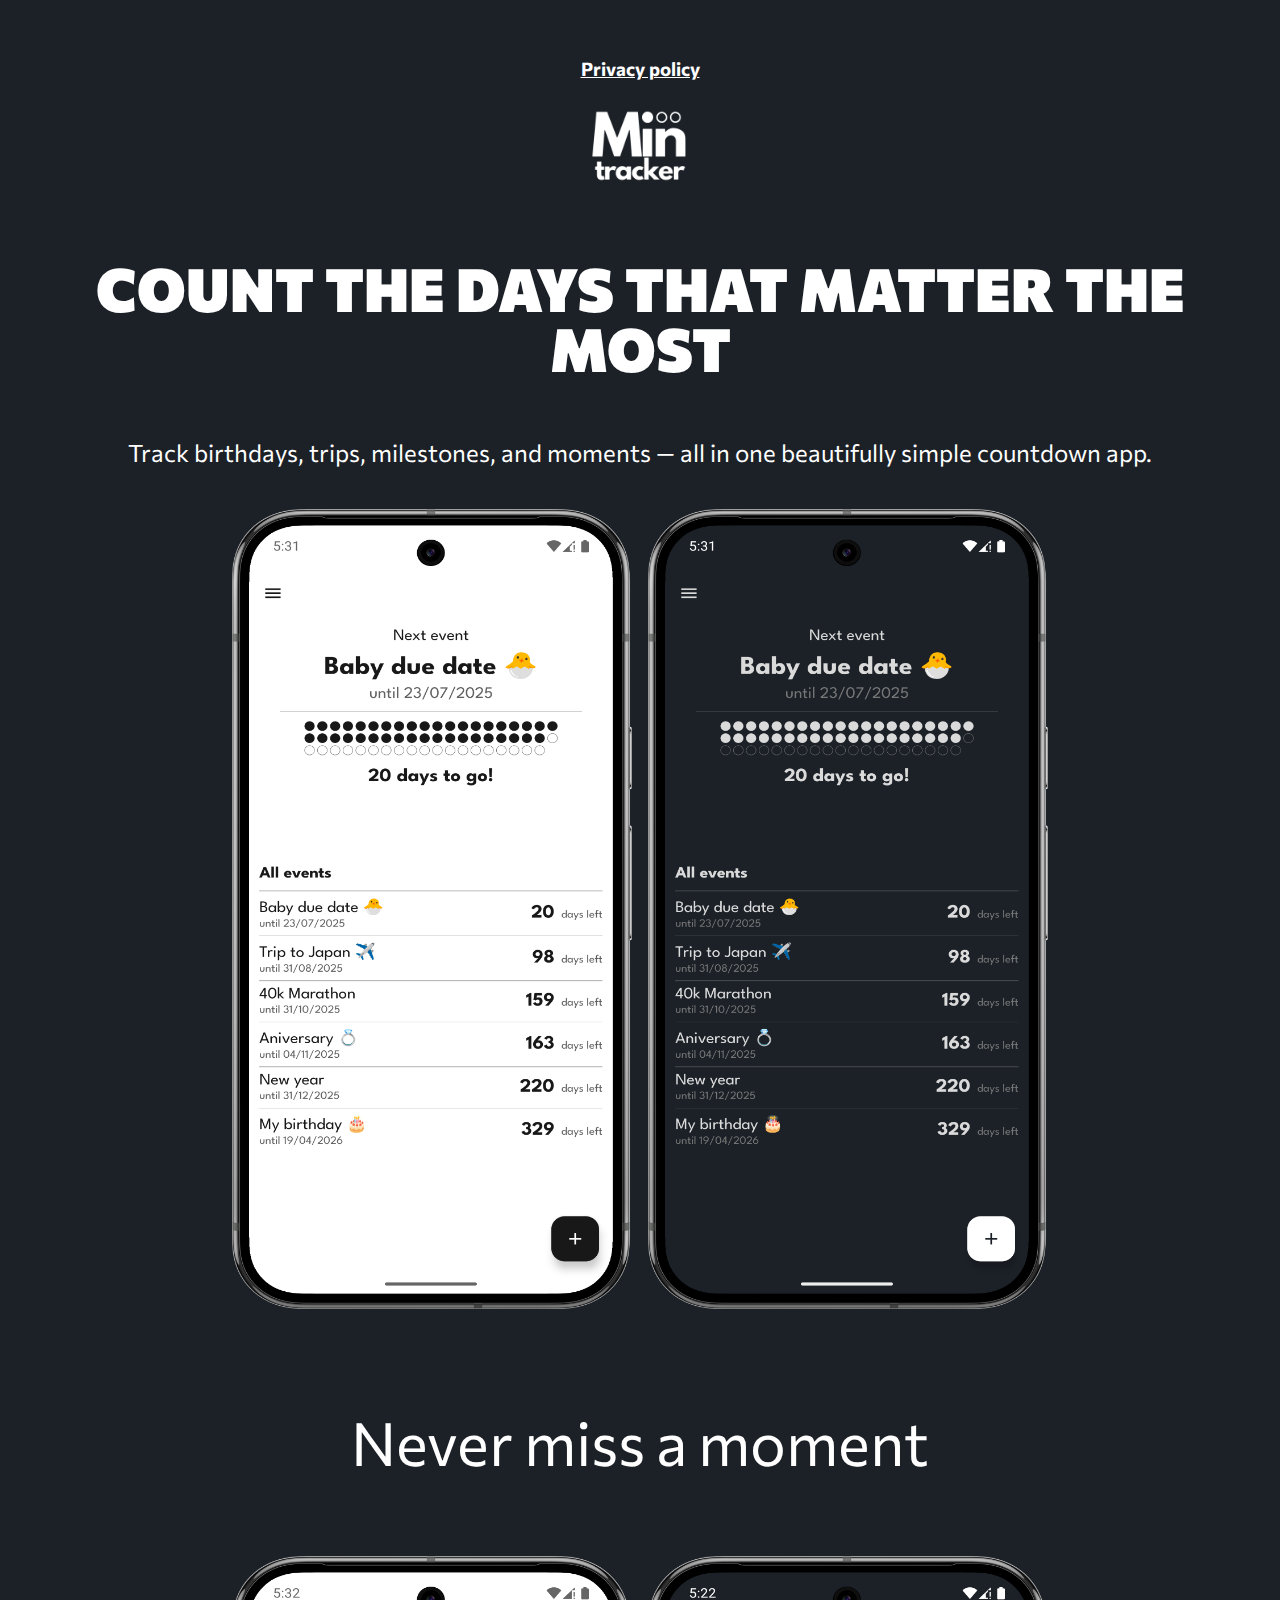
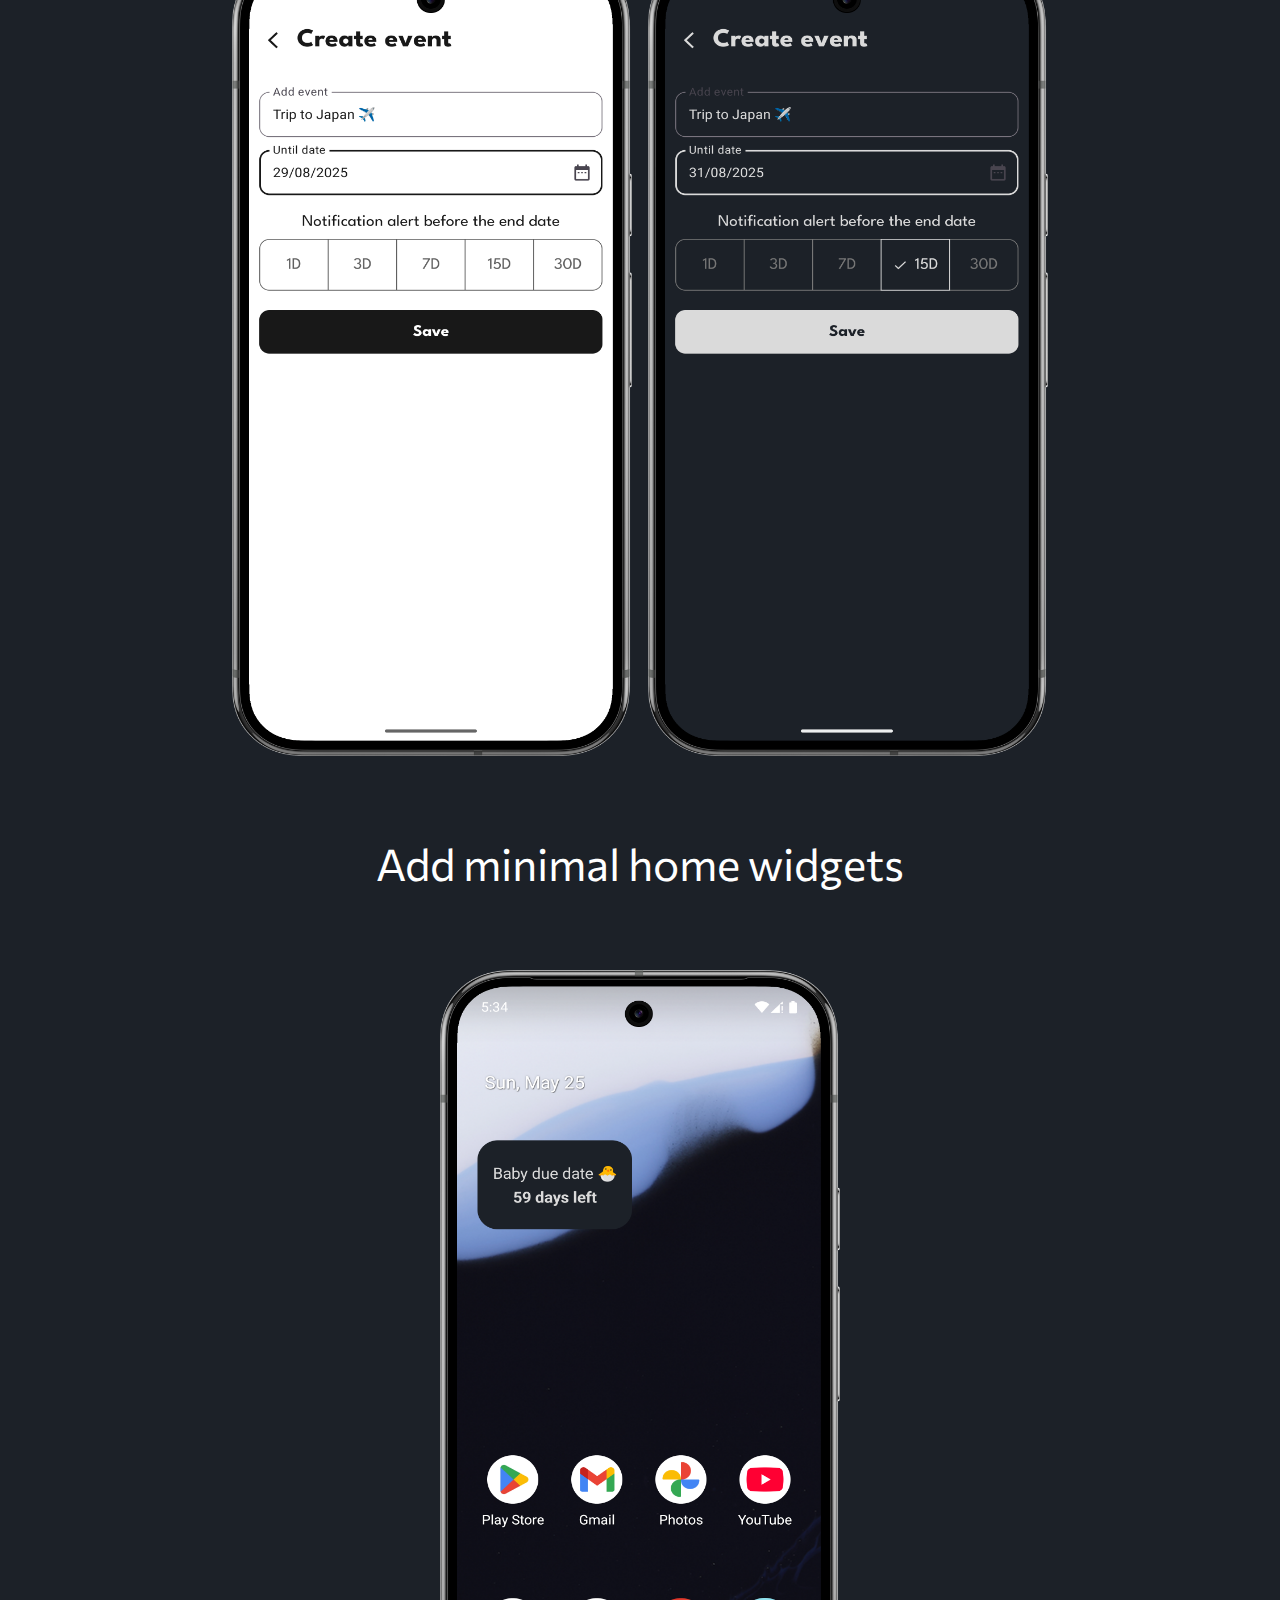
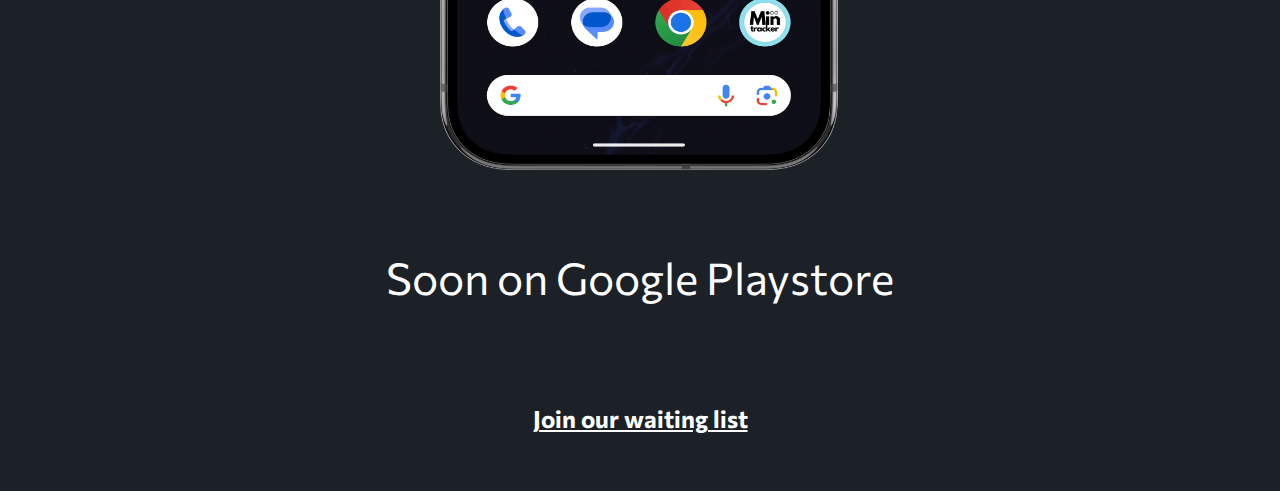
<file: index.html>
<html lang="en">
<head>
    <meta charset="UTF-8">
    <meta name="viewport" content="width=device-width, initial-scale=1.0">
    <link rel="stylesheet" href="styles.css">
    <link rel="preconnect" href="https://fonts.googleapis.com">
    <link rel="preconnect" href="https://fonts.gstatic.com" crossorigin>
    <link href="https://fonts.googleapis.com/css2?family=Commissioner:wght@100..900&family=League+Spartan:wght@100..900&display=swap" rel="stylesheet">

    <title>Minimalistic event tracker</title>
</head>
<body>
    <div class="hero-section">
        <nav>
            <a class="privacy-policy" href="privacy-policy.html">
                <h3>Privacy policy</h3>
            </a>
        </nav>
        <div class="main-container">
            <div class="logo-container">
                <img class="minimal-tracker-icon" src="media/minimal_tracker_logo.png" alt="minimal">
            </div>
                <h3 class="main-title">COUNT THE DAYS THAT MATTER THE MOST</h3>
            </div>
            <h3 class="description">Track birthdays, trips, milestones, and moments — all in one beautifully simple countdown app.</h3>
            <br>
            <div class="screenshots-container">
                <img class="dashboard-light" src="media/events_light.png" alt="events_light">
                <img class="laws" src="media/events_night.png" alt="events_night">
             </div>
            <br>
            <br>
            <div class="downloads">
                <p class="police">Never miss a moment</p>
            </div>
            <br>
            <div class="screenshots-container">
            <img class="law" src="media/create_event_light.png" alt="create_event_light">
            <img class="drawer" src="media/create_event.png" alt="create_event_night">
            </div>
        <br>
        <br>
        <p class="description-widgets">Add minimal home widgets</p>
        <br>
        <br>
        <div class="widget-screenshot">
            <img class="widget" src="media/widget_home_screen.png" alt="widget-screenshot">
        </div>
        <br>
        <br>
        <p class="google-play-description">Soon on Google Playstore</p>
        <br>
        <br>

        <div class="waiting-list-button-container">
            <a href="https://docs.google.com/forms/d/1Oo6zwlswoZLOWFRlEpTkRCJrFPm6tlBFtNF7Zqh-j5s/edit" class="waiting-list-button">
                <h2>Join our waiting list</h2>
            </a>
        </div>
        
    </div>
</body>
</html>
</file>
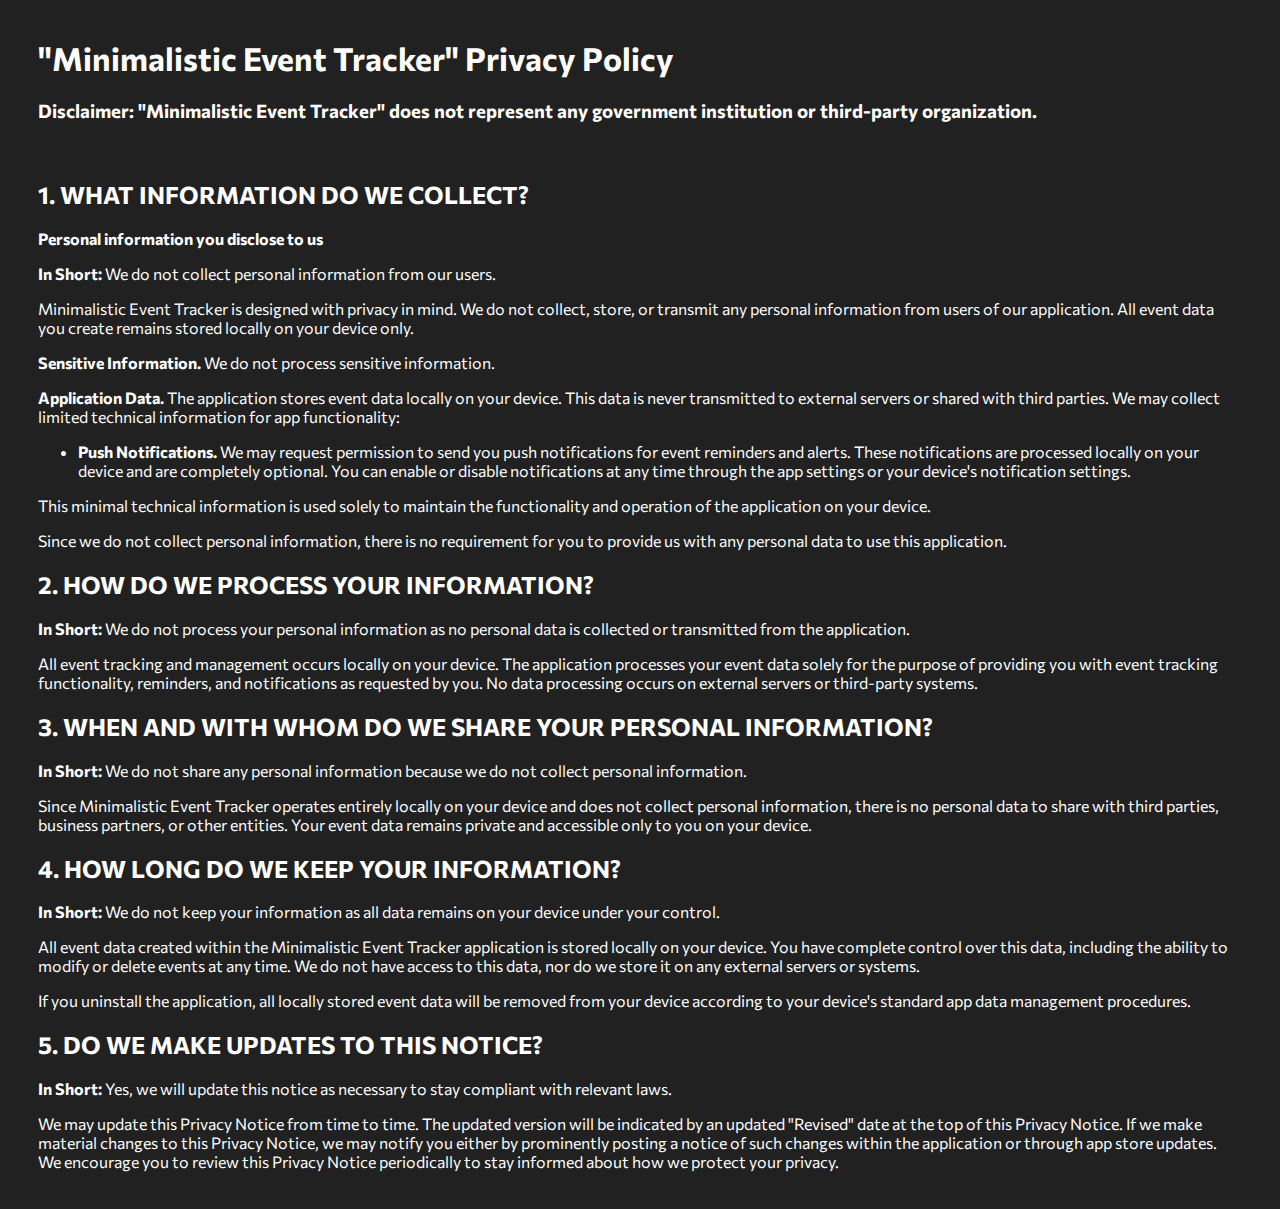
<file: privacy-policy.html>
<html lang="en">
<head>
    <meta charset="UTF-8">
    <meta name="viewport" content="width=device-width, initial-scale=1.0">
    <link rel="stylesheet" href="privacy-policy-styles.css">
    <link rel="preconnect" href="https://fonts.googleapis.com">
    <link rel="preconnect" href="https://fonts.gstatic.com" crossorigin>
    <link href="https://fonts.googleapis.com/css2?family=Commissioner:wght@100..900&display=swap" rel="stylesheet">
    <title>Privacy policy</title>
</head>
<body>
    <h1>"Minimalistic Event Tracker" Privacy Policy</h1>
    <h3>Disclaimer: "Minimalistic Event Tracker" does not represent any government institution or third-party organization.</h3>
    <br>
    <h2>1. WHAT INFORMATION DO WE COLLECT?</h2>
    <p><strong>Personal information you disclose to us</strong></p>
    <p><strong>In Short:</strong> We do not collect personal information from our users.</p>
    <p>Minimalistic Event Tracker is designed with privacy in mind. We do not collect, store, or transmit any personal information from users of our application. All event data you create remains stored locally on your device only.</p>
    <p><strong>Sensitive Information.</strong> We do not process sensitive information.</p>
    <p><strong>Application Data.</strong> The application stores event data locally on your device. This data is never transmitted to external servers or shared with third parties. We may collect limited technical information for app functionality:</p>
    <ul>
        <li><strong>Push Notifications.</strong> We may request permission to send you push notifications for event reminders and alerts. These notifications are processed locally on your device and are completely optional. You can enable or disable notifications at any time through the app settings or your device's notification settings.</li>
    </ul>

    <p>This minimal technical information is used solely to maintain the functionality and operation of the application on your device.</p>
    <p>Since we do not collect personal information, there is no requirement for you to provide us with any personal data to use this application.</p>

    <h2>2. HOW DO WE PROCESS YOUR INFORMATION?</h2>
    <p><strong>In Short:</strong> We do not process your personal information as no personal data is collected or transmitted from the application.</p>
    <p>All event tracking and management occurs locally on your device. The application processes your event data solely for the purpose of providing you with event tracking functionality, reminders, and notifications as requested by you. No data processing occurs on external servers or third-party systems.</p>
    
    <h2>3. WHEN AND WITH WHOM DO WE SHARE YOUR PERSONAL INFORMATION?</h2>
    <p><strong>In Short:</strong> We do not share any personal information because we do not collect personal information.</p>
    <p>Since Minimalistic Event Tracker operates entirely locally on your device and does not collect personal information, there is no personal data to share with third parties, business partners, or other entities. Your event data remains private and accessible only to you on your device.</p>

    <h2>4. HOW LONG DO WE KEEP YOUR INFORMATION?</h2>
    <p><strong>In Short:</strong> We do not keep your information as all data remains on your device under your control.</p>
    <p>All event data created within the Minimalistic Event Tracker application is stored locally on your device. You have complete control over this data, including the ability to modify or delete events at any time. We do not have access to this data, nor do we store it on any external servers or systems.</p>
    <p>If you uninstall the application, all locally stored event data will be removed from your device according to your device's standard app data management procedures.</p>
    
    <h2>5. DO WE MAKE UPDATES TO THIS NOTICE?</h2>
    <p><strong>In Short:</strong> Yes, we will update this notice as necessary to stay compliant with relevant laws.</p>

    <p>We may update this Privacy Notice from time to time. The updated version will be indicated by an updated "Revised" date at the top of this Privacy Notice. If we make material changes to this Privacy Notice, we may notify you either by prominently posting a notice of such changes within the application or through app store updates. We encourage you to review this Privacy Notice periodically to stay informed about how we protect your privacy.</p>
</body>
</html>
</file>
<file: styles.css>
body {
    background-color: #1C2128;
}

.hero-section {
    padding: 30px;
}

footer {
    text-align: center;
    color: #FFFFFF;
    font-family: "Commissioner", serif;
}
 
span {
    background-color: #233D66;
    background-size: contain;
    background-repeat: no-repeat;
    padding-left: 12px;
    padding-right: 12px;
    text-align: center;
    color: #FFFFFF;
}

.waiting-list-button-container {
    width: 100%;
    text-align: center;
}

.waiting-list-button {
    color: #FFFFFF;
    font-family: "Commissioner", serif;
    cursor: pointer;
}

.privacy-policy {
    color: #FFFFFF;
    width: 100%;
    font-style: normal;
    text-align: center;
    font-family: "Commissioner", serif;
    cursor: pointer;
}

.main-title {
    width: 100%;
    font-size: 60px;
    font-family: "Commissioner", serif;
    font-weight: 900;    
    font-style: normal;
    text-align: center;
    color: #FFFFFF;
    line-height: 1;
}

.widget-screenshot {
    width: 100%;
    text-align: center;
}

.google-play-description {
    width: 100%;
    color: #FFFFFF;
    text-align: center;
    font-size: 44px;
    font-family: "Commissioner", serif;
    font-weight: 400;
    font-style: normal;
}

.logo-container {
    width: 100%;
    text-align: center;
}

.minimal-tracker-icon {
    width: 100px;
    height: 100px;
}

.description-widgets {
    width: 100%;
    color: #FFFFFF;
    text-align: center;
    font-size: 44px;
    font-family: "Commissioner", serif;
    font-weight: 400;
    font-style: normal;
}

.description {
    width: 100%;
    color: #FFFFFF;
    text-align: center;
    font-size: 24px;
    font-family: "Commissioner", serif;
    font-weight: 400;
    font-style: normal;
}

.description-goal {
    width: 100%;
    color: #FFFFFF;
    text-align: center;
    opacity: 80%;
    font-size: 24px;
    font-family: "Commissioner", serif;
    font-weight: 400;
    font-style: normal;
}

.screenshots-container {
    display: flex;
    justify-content: center;
    flex-direction: row;
    flex-wrap: wrap;
    gap: 16px;
}

.dashboard {
    position: relative;
}

.widget {
    width: 400px;
    height: 800px;
    border-radius: 18px;
}

.dashboard-light {
    width: 400px;
    height: 800px;
    border-radius: 18px;
}

.dashboard-dark {
    width: 400px;
    height: 80000px;
    border-radius: 18px;
}

.button {
    width: 250px;
    height: auto;
}

.button-container {
    width: 100%;
    text-align: center;
}

.laws {
    width: 400px;
    height: 800px;
    border-radius: 18px;
}

.law {
    width: 400px;
    height: 800px;
    border-radius: 18px;
}

.drawer {
    width: 400px;
    height: 800px;
    border-radius: 18px;
}

.downloads {
    font-size: 60px;
    font-family: "Commissioner", serif;
    font-style: bold;
    text-align: center;
    font-style: normal;
    color: #FFFFFF;
}
</file>
<file: privacy-policy-styles.css>
body {
    background-color: #212121;
    color: #FFFFFF;
    padding: 30px;
    font-family: "Commissioner", serif;
    font-style: normal;
}
</file>
